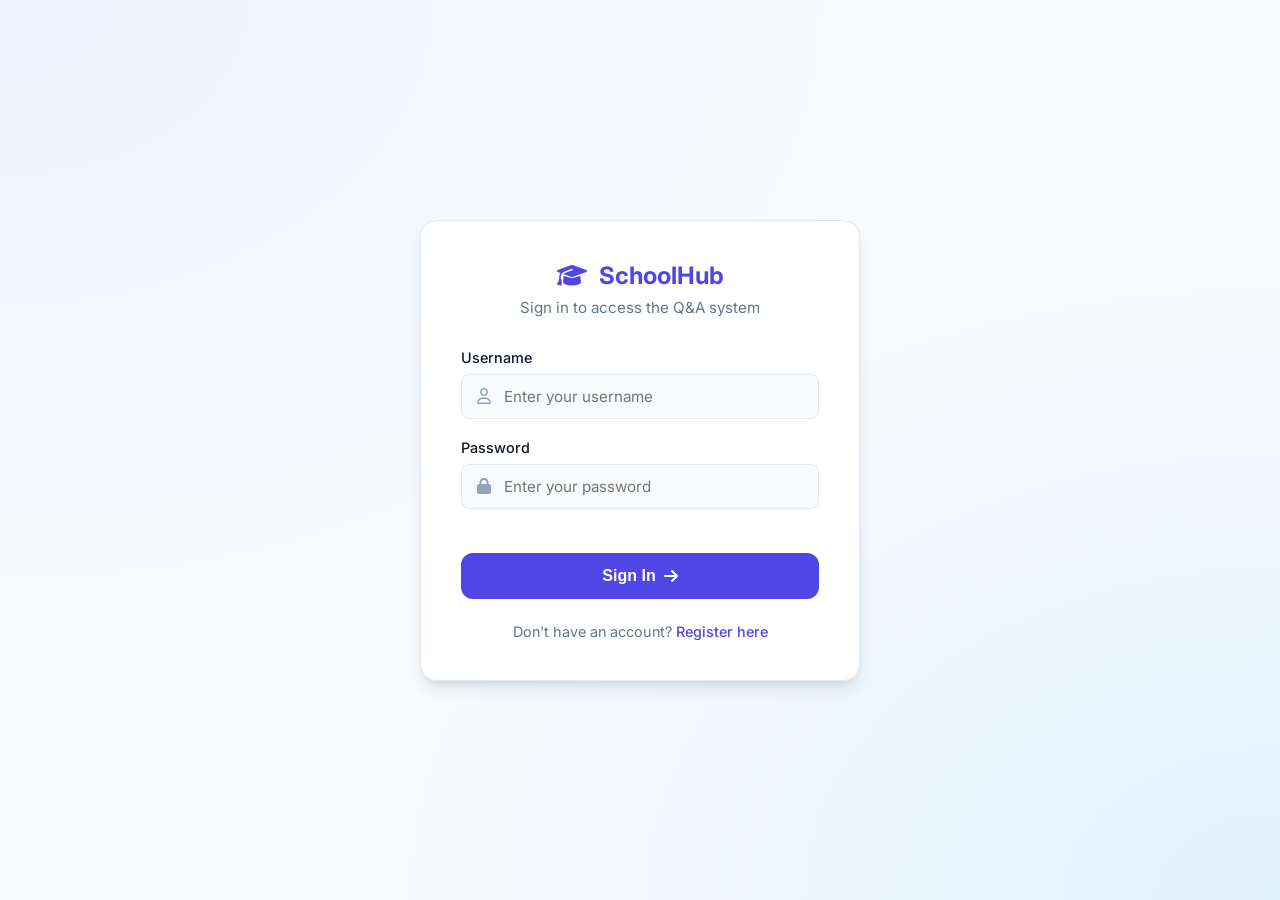
<file: school_rag_app/frontend/index.html>
<!DOCTYPE html>
<html lang="en">

<head>
    <meta charset="UTF-8">
    <meta name="viewport" content="width=device-width, initial-scale=1.0">
    <title>SchoolHub | Q&A System</title>
    <!-- Modern Typography -->
    <link href="https://fonts.googleapis.com/css2?family=Inter:wght@300;400;500;600;700&display=swap" rel="stylesheet">
    <!-- Font Awesome icons -->
    <link rel="stylesheet" href="https://cdnjs.cloudflare.com/ajax/libs/font-awesome/6.4.0/css/all.min.css">
    <!-- Custom Styles -->
    <link rel="stylesheet" href="styles.css">
    <!-- Auth Logic -->
    <script src="auth.js"></script>
    <script>
        // Protect Route: Ensure user is logged in
        document.addEventListener('DOMContentLoaded', () => {
            Auth.requireLogin();
        });
    </script>
</head>

<body>
    <div class="app-container glass-effect">

        <!-- Sidebar Navigation -->
        <aside class="sidebar">
            <div class="sidebar-header">
                <h2><i class="fa-solid fa-graduation-cap"></i> SchoolHub</h2>
            </div>

            <nav class="sidebar-nav">
                <a href="index.html" class="nav-item active">
                    <i class="fa-solid fa-message"></i> Q&A Assistant
                </a>
                <a href="admin.html" class="nav-item">
                    <i class="fa-solid fa-shield-halved"></i> Admin Dashboard
                </a>
            </nav>

            <div class="sidebar-footer">
                <div class="theme-toggle" id="theme-toggle">
                    <i class="fa-solid fa-moon"></i> Dark Mode
                </div>
                <div class="logout-btn" onclick="Auth.logout()">
                    <i class="fa-solid fa-right-from-bracket"></i> Logout
                </div>
            </div>
        </aside>

        <!-- Main Chat Area -->
        <main class="chat-area">
            <header class="chat-header">
                <div class="header-info">
                    <h1>Trợ lý trường học</h1>
                    <p>Hỏi về Ký túc xá, Miễn giảm học phí, Lệ phí gửi xe, và ....</p>
                </div>
                <div class="header-status">
                    <span class="status-indicator"></span> Online
                </div>
            </header>

            <div class="chat-history" id="chat-history">
                <!-- Welcome Message -->
                <div class="message bot-message fade-in">
                    <div class="message-avatar">
                        <i class="fa-solid fa-robot"></i>
                    </div>
                    <div class="message-content">
                        <div class="message-bubble">
                            <p>Xin chào! Tôi là Trợ lý Trường học. Tôi có thể giúp bạn trả lời các câu hỏi về quy định,
                                thủ tục, chính sách của trường. Bạn cần hỗ trợ về vấn đề gì?</p>
                        </div>
                    </div>
                </div>
            </div>

            <!-- Sticky Input Box -->
            <div class="chat-input-container fade-in-up">
                <div class="input-wrapper">
                    <textarea id="chat-input" placeholder="Ask your question here..." rows="1" autofocus></textarea>
                    <button id="send-btn" class="send-btn" title="Send message">
                        <i class="fa-solid fa-paper-plane"></i>
                    </button>
                </div>
                <div class="input-footer">
                    <p>AI có thể mắc lỗi. Hãy xác minh thông tin quan trọng với văn phòng quản trị.</p>
                </div>
            </div>
        </main>

    </div>

    <script src="script.js"></script>
</body>

</html>
</file>
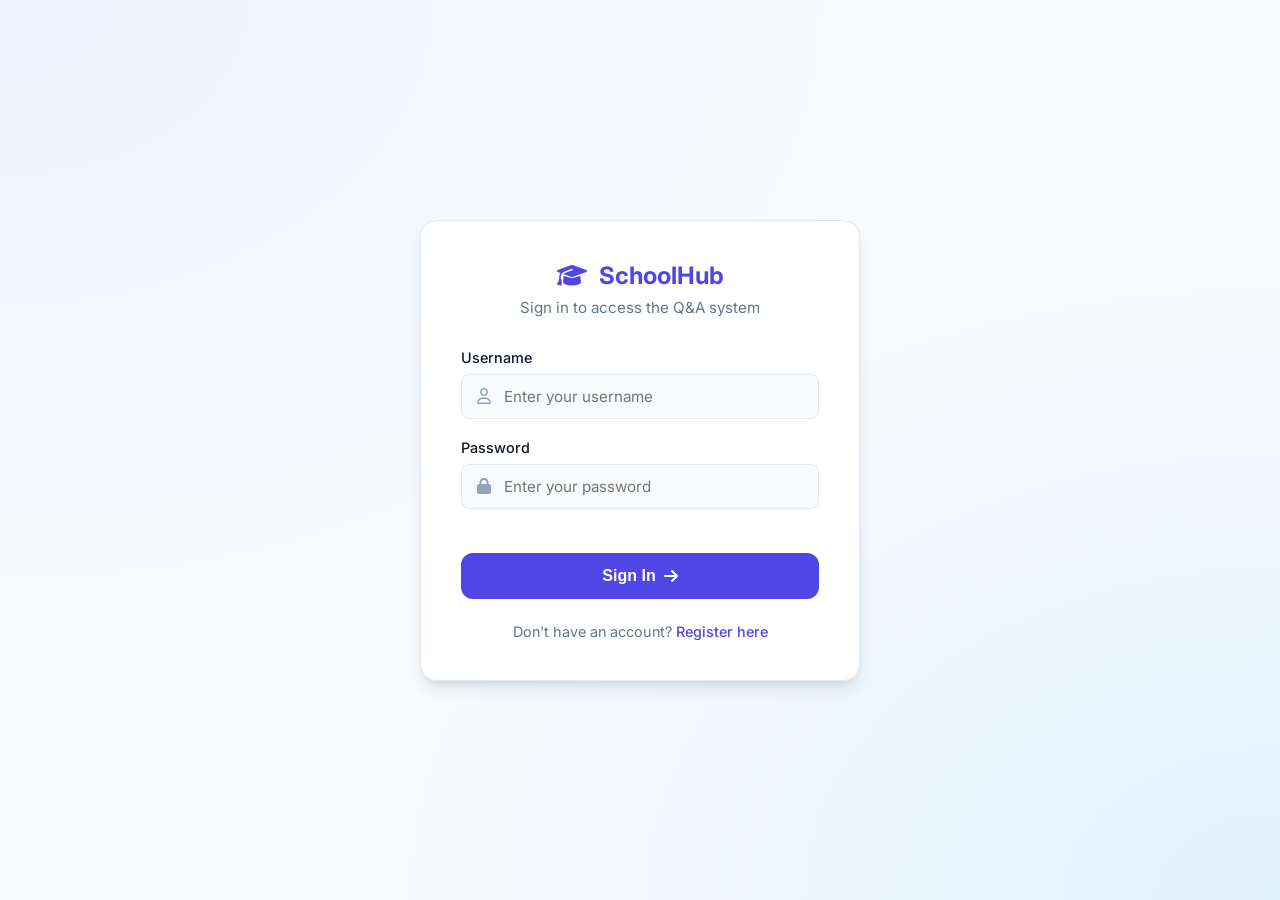
<file: school_rag_app/frontend/admin.html>
<!DOCTYPE html>
<html lang="en">

<head>
    <meta charset="UTF-8">
    <meta name="viewport" content="width=device-width, initial-scale=1.0">
    <title>Admin Dashboard | SchoolHub</title>
    <!-- Modern Typography -->
    <link href="https://fonts.googleapis.com/css2?family=Inter:wght@300;400;500;600;700&display=swap" rel="stylesheet">
    <!-- Font Awesome icons -->
    <link rel="stylesheet" href="https://cdnjs.cloudflare.com/ajax/libs/font-awesome/6.4.0/css/all.min.css">
    <!-- Custom Styles -->
    <link rel="stylesheet" href="styles.css">
    <!-- Auth Logic -->
    <script src="auth.js"></script>
    <script>
        // Protect Route: Ensure user is Admin
        document.addEventListener('DOMContentLoaded', () => {
            Auth.requireAdmin();
        });
    </script>
</head>

<body>
    <div class="app-container glass-effect">

        <!-- Sidebar Navigation -->
        <aside class="sidebar">
            <div class="sidebar-header">
                <h2><i class="fa-solid fa-graduation-cap"></i> SchoolHub</h2>
            </div>

            <nav class="sidebar-nav">
                <a href="index.html" class="nav-item">
                    <i class="fa-solid fa-message"></i> Q&A Assistant
                </a>
                <a href="admin.html" class="nav-item active">
                    <i class="fa-solid fa-shield-halved"></i> Admin Dashboard
                </a>
            </nav>

            <div class="sidebar-footer">
                <p>Knowledge Base Management</p>
                <div class="theme-toggle" id="theme-toggle">
                    <i class="fa-solid fa-moon"></i> Dark Mode
                </div>
                <div class="logout-btn" onclick="Auth.logout()">
                    <i class="fa-solid fa-right-from-bracket"></i> Logout
                </div>
            </div>
        </aside>

        <!-- Main Admin Area -->
        <main class="admin-area">
            <header class="chat-header">
                <div class="header-info">
                    <h1>Document Verification & Uploads</h1>
                    <p>Upload text files (.txt) to train the RAG knowledge base dynamically.</p>
                </div>
                <div class="header-status admin-status">
                    <i class="fa-solid fa-database"></i> Vector DB Active
                </div>
            </header>

            <div class="upload-container fade-in-up">

                <div class="upload-card">
                    <h2><i class="fa-solid fa-cloud-arrow-up"></i> Upload Documents</h2>
                    <p class="subtitle">Only `.txt` files containing up-to-date school regulations are accepted.</p>

                    <div class="drop-zone" id="drop-zone">
                        <i class="fa-solid fa-file-lines fa-3x bounce"></i>
                        <span class="drop-zone-text">Drag & Drop files here or click to select</span>
                        <input type="file" id="file-input" accept=".txt" multiple hidden>
                    </div>

                    <button id="upload-btn" class="primary-btn" disabled>
                        Upload to ChromaDB <i class="fa-solid fa-arrow-up-right-from-square"></i>
                    </button>

                    <div class="upload-progress-container hidden" id="upload-progress-container">
                        <div class="progress-bar">
                            <div class="progress-fill" id="progress-fill"></div>
                        </div>
                        <span class="progress-text" id="progress-text">Processing...</span>
                    </div>

                </div>

                <div class="documents-list-card">
                    <h2><i class="fa-solid fa-list-check"></i> Latest RAG Ingestions</h2>
                    <ul class="doc-list" id="doc-list">
                        <!-- Items appended dynamically via JS -->
                        <li class="empty-state">
                            <i class="fa-solid fa-folder-open"></i>
                            No documents uploaded in this session.
                        </li>
                    </ul>
                </div>
            </div>
        </main>
    </div>

    <script src="script.js"></script>
</body>

</html>
</file>
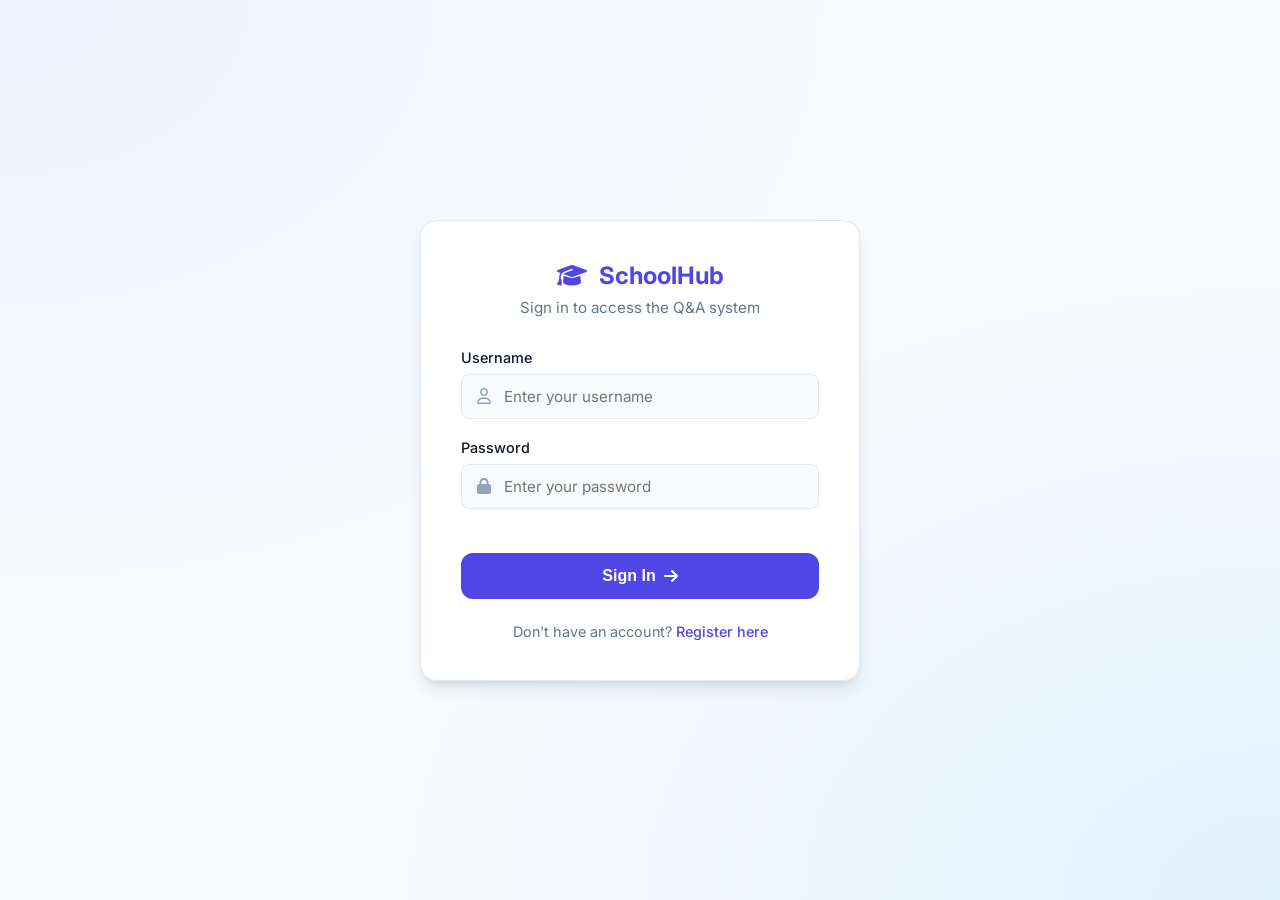
<file: school_rag_app/frontend/login.html>
<!DOCTYPE html>
<html lang="en">
<head>
    <meta charset="UTF-8">
    <meta name="viewport" content="width=device-width, initial-scale=1.0">
    <title>Login | SchoolHub</title>
    <!-- Modern Typography -->
    <link href="https://fonts.googleapis.com/css2?family=Inter:wght@300;400;500;600;700&display=swap" rel="stylesheet">
    <!-- Font Awesome icons -->
    <link rel="stylesheet" href="https://cdnjs.cloudflare.com/ajax/libs/font-awesome/6.4.0/css/all.min.css">
    <!-- Custom Styles -->
    <link rel="stylesheet" href="styles.css">
    
    <!-- Auth Logic -->
    <script src="auth.js"></script>
    <script>
        // Check if already logged in
        document.addEventListener('DOMContentLoaded', () => {
            Auth.redirectIfLoggedIn();
        });
    </script>
</head>
<body class="auth-page">
    <div class="auth-container glass-effect">
        <div class="auth-card fade-in-up">
            <div class="auth-header">
                <h2><i class="fa-solid fa-graduation-cap"></i> SchoolHub</h2>
                <p>Sign in to access the Q&A system</p>
            </div>
            
            <form id="login-form" class="auth-form">
                <div class="form-group">
                    <label for="username">Username</label>
                    <div class="input-with-icon">
                        <i class="fa-regular fa-user"></i>
                        <input type="text" id="username" placeholder="Enter your username" required>
                    </div>
                </div>
                
                <div class="form-group">
                    <label for="password">Password</label>
                    <div class="input-with-icon">
                        <i class="fa-solid fa-lock"></i>
                        <input type="password" id="password" placeholder="Enter your password" required>
                    </div>
                </div>

                <div id="error-msg" class="auth-error-msg hidden"></div>

                <button type="submit" class="primary-btn w-100">Sign In <i class="fa-solid fa-arrow-right"></i></button>
            </form>

            <div class="auth-footer">
                <p>Don't have an account? <a href="register.html">Register here</a></p>
            </div>
        </div>
    </div>

    <!-- Theme Context -->
    <script>
        if (localStorage.getItem('schoolhub_theme') === 'dark') {
            document.body.classList.add('dark-mode');
        }
    </script>
    <script>
        // Form Logic
        document.getElementById('login-form').addEventListener('submit', function(e) {
            e.preventDefault();
            const username = document.getElementById('username').value.trim();
            const password = document.getElementById('password').value.trim();
            const errorMsg = document.getElementById('error-msg');
            
            errorMsg.classList.add('hidden');
            
            const result = Auth.login(username, password);
            if (result.success) {
                if (result.role === Auth.ROLES.ADMIN) {
                    window.location.replace('admin.html');
                } else {
                    window.location.replace('index.html');
                }
            } else {
                errorMsg.innerText = result.message;
                errorMsg.classList.remove('hidden');
            }
        });
    </script>
</body>
</html>
</file>
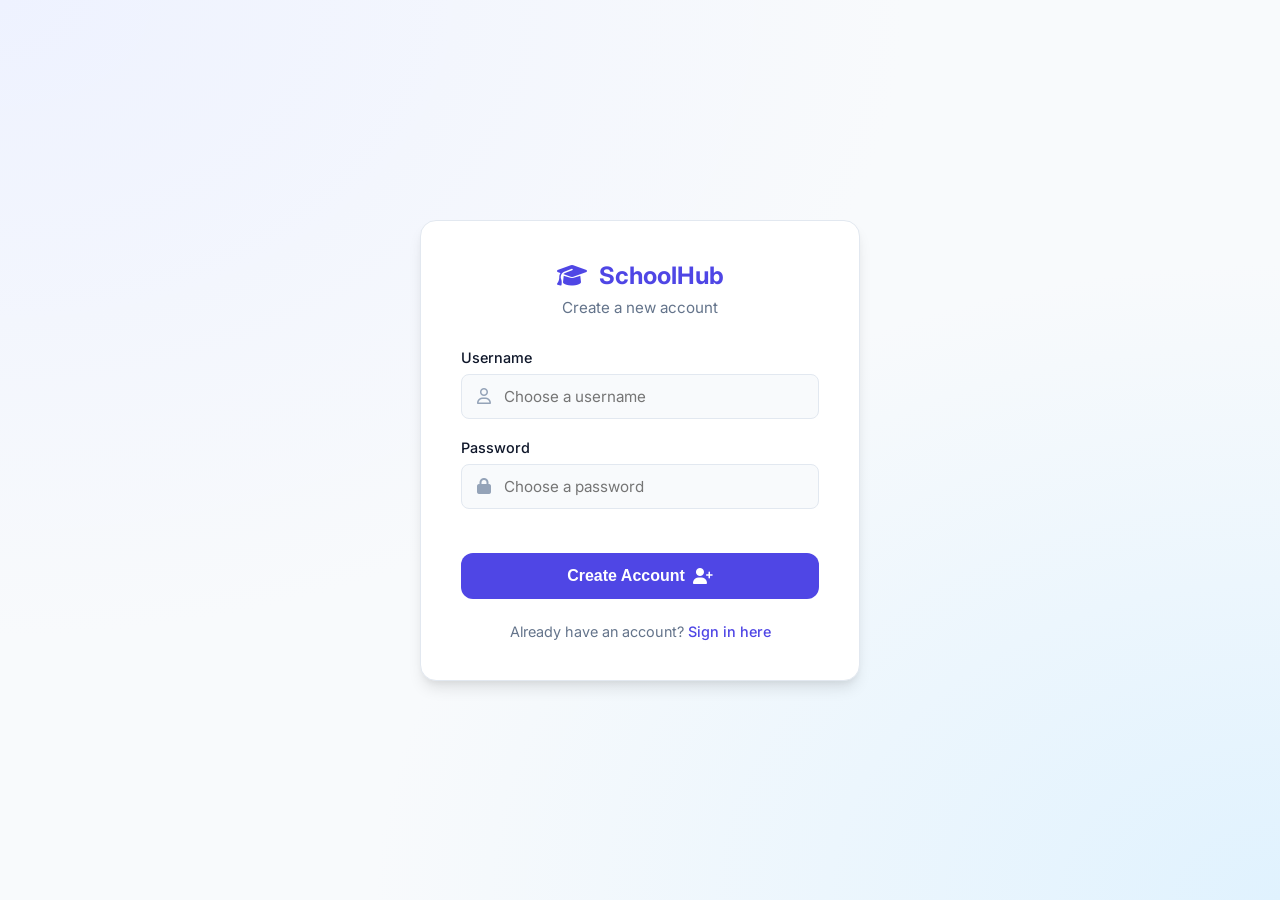
<file: school_rag_app/frontend/register.html>
<!DOCTYPE html>
<html lang="en">

<head>
    <meta charset="UTF-8">
    <meta name="viewport" content="width=device-width, initial-scale=1.0">
    <title>Register | SchoolHub</title>
    <!-- Modern Typography -->
    <link href="https://fonts.googleapis.com/css2?family=Inter:wght@300;400;500;600;700&display=swap" rel="stylesheet">
    <!-- Font Awesome icons -->
    <link rel="stylesheet" href="https://cdnjs.cloudflare.com/ajax/libs/font-awesome/6.4.0/css/all.min.css">
    <!-- Custom Styles -->
    <link rel="stylesheet" href="styles.css">

    <!-- Auth Logic -->
    <script src="auth.js"></script>
    <script>
        // Check if already logged in
        document.addEventListener('DOMContentLoaded', () => {
            Auth.redirectIfLoggedIn();
        });
    </script>
</head>

<body class="auth-page">
    <div class="auth-container glass-effect">
        <div class="auth-card fade-in-up">
            <div class="auth-header">
                <h2><i class="fa-solid fa-graduation-cap"></i> SchoolHub</h2>
                <p>Create a new account</p>
            </div>

            <form id="register-form" class="auth-form">
                <div class="form-group">
                    <label for="username">Username</label>
                    <div class="input-with-icon">
                        <i class="fa-regular fa-user"></i>
                        <input type="text" id="username" placeholder="Choose a username" required>
                    </div>
                </div>

                <div class="form-group">
                    <label for="password">Password</label>
                    <div class="input-with-icon">
                        <i class="fa-solid fa-lock"></i>
                        <input type="password" id="password" placeholder="Choose a password" required>
                    </div>
                </div>

                <div id="error-msg" class="auth-error-msg hidden"></div>

                <button type="submit" class="primary-btn w-100">Create Account <i
                        class="fa-solid fa-user-plus"></i></button>
            </form>

            <div class="auth-footer">
                <p>Already have an account? <a href="login.html">Sign in here</a></p>
            </div>
        </div>
    </div>

    <!-- Theme Context -->
    <script>
        if (localStorage.getItem('schoolhub_theme') === 'dark') {
            document.body.classList.add('dark-mode');
        }
    </script>
    <script>
        // Form Logic
        document.getElementById('register-form').addEventListener('submit', function (e) {
            e.preventDefault();
            const username = document.getElementById('username').value.trim();
            const password = document.getElementById('password').value.trim();
            const errorMsg = document.getElementById('error-msg');

            let role = 'Student'; // Default
            document.getElementsByName('role').forEach(r => {
                if (r.checked) role = r.value;
            });

            errorMsg.classList.add('hidden');

            if (Auth.ROLES[role.toUpperCase()] === undefined) {
                errorMsg.innerText = 'Invalid Role selected.';
                errorMsg.classList.remove('hidden');
                return;
            }

            const result = Auth.register(username, password, role);
            if (result.success) {
                if (role === Auth.ROLES.ADMIN) {
                    window.location.replace('admin.html');
                } else {
                    window.location.replace('index.html');
                }
            } else {
                errorMsg.innerText = result.message;
                errorMsg.classList.remove('hidden');
            }
        });
    </script>
</body>

</html>
</file>
<file: school_rag_app/frontend/styles.css>
:root {
    /* Color Palette - Vibrant Modern Theme */
    --primary: #4F46E5;
    --primary-hover: #4338ca;
    --primary-light: #EEF2FF;
    --secondary: #10B981;
    --secondary-hover: #059669;
    
    --bg-color: #F8FAFC;
    --sidebar-bg: #FFFFFF;
    --card-bg: #FFFFFF;
    
    --text-primary: #0F172A;
    --text-secondary: #64748B;
    --text-tertiary: #94A3B8;
    
    --border-color: #E2E8F0;
    --input-bg: #F1F5F9;
    --msg-user: #4F46E5;
    --msg-bot: #FFFFFF;
    
    --shadow-sm: 0 1px 2px 0 rgba(0, 0, 0, 0.05);
    --shadow-md: 0 4px 6px -1px rgba(0, 0, 0, 0.1), 0 2px 4px -1px rgba(0, 0, 0, 0.06);
    --shadow-lg: 0 10px 15px -3px rgba(0, 0, 0, 0.1), 0 4px 6px -2px rgba(0, 0, 0, 0.05);

    --border-radius-sm: 8px;
    --border-radius-md: 12px;
    --border-radius-lg: 16px;
    --border-radius-xl: 24px;
    
    --transition: all 0.3s cubic-bezier(0.4, 0, 0.2, 1);
}

/* Dark Mode Theme */
body.dark-mode {
    --primary: #6366F1;
    --primary-hover: #818CF8;
    --primary-light: #1E1B4B;
    
    --bg-color: #0F172A;
    --sidebar-bg: #1E293B;
    --card-bg: #1E293B;
    
    --text-primary: #F8FAFC;
    --text-secondary: #CBD5E1;
    --text-tertiary: #64748B;
    
    --border-color: #334155;
    --input-bg: #0F172A;
    
    --msg-user: #6366F1;
    --msg-bot: #334155;
}

* {
    box-sizing: border-box;
    margin: 0;
    padding: 0;
}

body {
    font-family: 'Inter', sans-serif;
    background-color: var(--bg-color);
    color: var(--text-primary);
    height: 100vh;
    overflow: hidden;
    transition: var(--transition);
}

/* Base Layout Container */
.app-container {
    display: flex;
    height: 100vh;
    max-width: 1600px;
    margin: 0 auto;
}

/* Glassmorphism Effect when combined with backgrounds */
.glass-effect {
    background: var(--bg-color);
    background-image: 
        radial-gradient(at 0% 0%, hsla(253,16%,7%,1) 0, transparent 50%), 
        radial-gradient(at 50% 0%, hsla(225,39%,30%,1) 0, transparent 50%), 
        radial-gradient(at 100% 0%, hsla(339,49%,30%,1) 0, transparent 50%);
}

body:not(.dark-mode) .glass-effect {
    background: var(--bg-color);
    background-image: 
        radial-gradient(at 0% 0%, rgba(238,242,255,1) 0, transparent 50%), 
        radial-gradient(at 100% 100%, rgba(224,242,254,1) 0, transparent 50%);
}

/* Sidebar Styling */
.sidebar {
    width: 280px;
    background-color: var(--sidebar-bg);
    border-right: 1px solid var(--border-color);
    display: flex;
    flex-direction: column;
    padding: 24px 20px;
    transition: var(--transition);
    z-index: 10;
}

.sidebar-header {
    margin-bottom: 40px;
    padding: 0 12px;
}

.sidebar-header h2 {
    font-size: 1.25rem;
    font-weight: 700;
    color: var(--text-primary);
    display: flex;
    align-items: center;
    gap: 12px;
}

.sidebar-header h2 i {
    color: var(--primary);
}

.sidebar-nav {
    display: flex;
    flex-direction: column;
    gap: 8px;
    flex-grow: 1;
}

.nav-item {
    display: flex;
    align-items: center;
    gap: 12px;
    padding: 14px 16px;
    color: var(--text-secondary);
    text-decoration: none;
    border-radius: var(--border-radius-md);
    font-weight: 500;
    font-size: 0.95rem;
    transition: var(--transition);
}

.nav-item:hover {
    background-color: var(--primary-light);
    color: var(--primary);
}

.nav-item.active {
    background-color: var(--primary);
    color: white;
    box-shadow: 0 4px 12px rgba(79, 70, 229, 0.3);
}

.nav-item.active i {
    color: white;
}

.sidebar-footer {
    display: flex;
    flex-direction: column;
    gap: 16px;
    padding-top: 24px;
    border-top: 1px solid var(--border-color);
    font-size: 0.85rem;
    color: var(--text-tertiary);
}

.sidebar-footer span {
    font-weight: 600;
    color: var(--text-secondary);
}

.theme-toggle {
    display: inline-flex;
    align-items: center;
    gap: 8px;
    cursor: pointer;
    padding: 8px 12px;
    border-radius: var(--border-radius-sm);
    transition: var(--transition);
    color: var(--text-secondary);
    font-weight: 500;
}

.theme-toggle:hover {
    background-color: var(--input-bg);
    color: var(--text-primary);
}

/* Chat/Admin Main Area */
.chat-area, .admin-area {
    flex-grow: 1;
    display: flex;
    flex-direction: column;
    position: relative;
    background-color: var(--bg-color);
    transition: var(--transition);
}

/* Header Areas */
.chat-header {
    padding: 24px 40px;
    background-color: var(--card-bg);
    border-bottom: 1px solid var(--border-color);
    display: flex;
    justify-content: space-between;
    align-items: center;
    box-shadow: var(--shadow-sm);
    z-index: 5;
}

.header-info h1 {
    font-size: 1.25rem;
    font-weight: 600;
    color: var(--text-primary);
    margin-bottom: 4px;
}

.header-info p {
    font-size: 0.875rem;
    color: var(--text-secondary);
}

.header-status {
    display: flex;
    align-items: center;
    gap: 8px;
    font-size: 0.875rem;
    font-weight: 500;
    color: var(--secondary);
    background-color: rgba(16, 185, 129, 0.1);
    padding: 6px 12px;
    border-radius: 999px;
}

.status-indicator {
    width: 8px;
    height: 8px;
    background-color: var(--secondary);
    border-radius: 50%;
    box-shadow: 0 0 0 2px rgba(16, 185, 129, 0.2);
    animation: pulse 2s infinite;
}

.admin-status {
    background-color: rgba(79, 70, 229, 0.1);
    color: var(--primary);
}

/* Chat History Area */
.chat-history {
    flex-grow: 1;
    padding: 40px;
    overflow-y: auto;
    display: flex;
    flex-direction: column;
    gap: 24px;
    scroll-behavior: smooth;
    scrollbar-width: thin;
    scrollbar-color: var(--text-tertiary) transparent;
}

.chat-history::-webkit-scrollbar {
    width: 6px;
}

.chat-history::-webkit-scrollbar-thumb {
    background-color: var(--border-color);
    border-radius: 99px;
}

/* Messages */
.message {
    display: flex;
    gap: 16px;
    max-width: 85%;
}

.message-avatar {
    width: 40px;
    height: 40px;
    border-radius: 50%;
    display: flex;
    align-items: center;
    justify-content: center;
    font-size: 18px;
    flex-shrink: 0;
    background-color: white; /* fallback */
    box-shadow: var(--shadow-sm);
}

.bot-message {
    align-self: flex-start;
}

.bot-message .message-avatar {
    background-color: var(--primary-light);
    color: var(--primary);
    border: 1px solid rgba(79, 70, 229, 0.2);
}

.user-message {
    align-self: flex-end;
    flex-direction: row-reverse;
}

.user-message .message-avatar {
    background-color: var(--input-bg);
    color: var(--text-secondary);
}

.message-content {
    display: flex;
    flex-direction: column;
    gap: 8px;
}

.message-bubble {
    padding: 14px 20px;
    border-radius: var(--border-radius-lg);
    font-size: 0.95rem;
    line-height: 1.5;
    box-shadow: var(--shadow-sm);
}

.bot-message .message-bubble {
    background-color: var(--msg-bot);
    color: var(--text-primary);
    border: 1px solid var(--border-color);
    border-top-left-radius: 4px;
}

.user-message .message-bubble {
    background-color: var(--msg-user);
    color: white;
    border-top-right-radius: 4px;
}

/* Feedback Buttons */
.message-feedback {
    display: flex;
    gap: 12px;
    align-items: center;
    opacity: 0;
    transition: var(--transition);
}

.bot-message:hover .message-feedback {
    opacity: 1;
}

.feedback-btn {
    background: transparent;
    border: none;
    color: var(--text-tertiary);
    cursor: pointer;
    font-size: 0.9rem;
    transition: var(--transition);
}

.feedback-btn:hover {
    color: var(--primary);
    transform: translateY(-2px);
}

.feedback-btn.upvoted { color: var(--secondary); }
.feedback-btn.downvoted { color: #EF4444; }


/* Input Area */
.chat-input-container {
    padding: 24px 40px;
    background-color: var(--bg-color);
    border-top: 1px solid transparent;
    position: relative;
}

.input-wrapper {
    display: flex;
    background-color: var(--card-bg);
    border: 1px solid var(--border-color);
    border-radius: var(--border-radius-xl);
    padding: 8px 16px;
    align-items: flex-end;
    box-shadow: var(--shadow-md);
    transition: var(--transition);
}

.input-wrapper:focus-within {
    border-color: var(--primary);
    box-shadow: 0 4px 20px rgba(79, 70, 229, 0.15);
}

#chat-input {
    flex-grow: 1;
    border: none;
    background: transparent;
    padding: 8px 0;
    font-family: inherit;
    font-size: 1rem;
    color: var(--text-primary);
    resize: none;
    max-height: 120px;
    outline: none;
    line-height: 1.5;
}

#chat-input::placeholder {
    color: var(--text-tertiary);
}

.send-btn {
    background-color: var(--primary);
    color: white;
    border: none;
    width: 40px;
    height: 40px;
    border-radius: 50%;
    display: flex;
    align-items: center;
    justify-content: center;
    cursor: pointer;
    transition: var(--transition);
    flex-shrink: 0;
    margin-bottom: 4px;
    margin-left: 12px;
}

.send-btn:hover {
    background-color: var(--primary-hover);
    transform: scale(1.05);
}

.send-btn:active {
    transform: scale(0.95);
}

.input-footer {
    text-align: center;
    margin-top: 12px;
}

.input-footer p {
    font-size: 0.8rem;
    color: var(--text-tertiary);
}


/* --- Admin Upload Area --- */
.upload-container {
    padding: 40px;
    display: flex;
    gap: 32px;
    height: calc(100vh - 90px);
    overflow-y: auto;
}

.upload-card, .documents-list-card {
    background-color: var(--card-bg);
    border: 1px solid var(--border-color);
    border-radius: var(--border-radius-lg);
    padding: 32px;
    box-shadow: var(--shadow-sm);
    flex: 1;
}

.upload-card h2, .documents-list-card h2 {
    font-size: 1.15rem;
    font-weight: 600;
    margin-bottom: 8px;
    display: flex;
    align-items: center;
    gap: 10px;
}

.subtitle {
    font-size: 0.9rem;
    color: var(--text-secondary);
    margin-bottom: 24px;
}

/* Drag & Drop */
.drop-zone {
    border: 2px dashed var(--border-color);
    border-radius: var(--border-radius-md);
    padding: 48px 24px;
    text-align: center;
    cursor: pointer;
    transition: var(--transition);
    background-color: var(--bg-color);
    display: flex;
    flex-direction: column;
    align-items: center;
    gap: 16px;
}

.drop-zone:hover, .drop-zone.dragover {
    border-color: var(--primary);
    background-color: var(--primary-light);
}

.drop-zone i {
    color: var(--primary);
}

.drop-zone-text {
    font-weight: 500;
    color: var(--text-secondary);
}

.primary-btn {
    width: 100%;
    margin-top: 24px;
    padding: 14px;
    background-color: var(--primary);
    color: white;
    border: none;
    border-radius: var(--border-radius-md);
    font-size: 1rem;
    font-weight: 600;
    cursor: pointer;
    transition: var(--transition);
    display: flex;
    align-items: center;
    justify-content: center;
    gap: 8px;
}

.primary-btn:hover:not(:disabled) {
    background-color: var(--primary-hover);
    box-shadow: 0 4px 12px rgba(79, 70, 229, 0.3);
}

.primary-btn:disabled {
    background-color: var(--text-tertiary);
    cursor: not-allowed;
    opacity: 0.7;
}

/* Progress Bar */
.upload-progress-container {
    margin-top: 16px;
}

.progress-bar {
    height: 8px;
    background-color: var(--bg-color);
    border-radius: 99px;
    overflow: hidden;
    margin-bottom: 8px;
}

.progress-fill {
    height: 100%;
    background-color: var(--secondary);
    width: 0%;
    transition: width 0.3s ease;
}

.progress-text {
    font-size: 0.85rem;
    color: var(--text-secondary);
}

/* Document List */
.doc-list {
    list-style: none;
    display: flex;
    flex-direction: column;
    gap: 12px;
    margin-top: 24px;
}

.doc-list li {
    padding: 14px 16px;
    background-color: var(--bg-color);
    border: 1px solid var(--border-color);
    border-radius: var(--border-radius-sm);
    display: flex;
    align-items: center;
    gap: 12px;
    font-size: 0.95rem;
}

.doc-list li i {
    color: #F59E0B;
}

.empty-state {
    flex-direction: column;
    text-align: center;
    color: var(--text-tertiary) !important;
    background: transparent !important;
    border: 1px dashed var(--border-color) !important;
    padding: 32px !important;
}


/* Animations */
@keyframes pulse {
    0% { transform: scale(0.95); box-shadow: 0 0 0 0 rgba(16, 185, 129, 0.7); }
    70% { transform: scale(1); box-shadow: 0 0 0 6px rgba(16, 185, 129, 0); }
    100% { transform: scale(0.95); box-shadow: 0 0 0 0 rgba(16, 185, 129, 0); }
}

@keyframes bounce {
    0%, 100% { transform: translateY(0); }
    50% { transform: translateY(-8px); }
}

@keyframes fadeInUp {
    from { opacity: 0; transform: translateY(10px); }
    to { opacity: 1; transform: translateY(0); }
}

@keyframes fadeIn {
    from { opacity: 0; }
    to { opacity: 1; }
}

.fade-in-up { animation: fadeInUp 0.4s ease forwards; }
.fade-in { animation: fadeIn 0.4s ease forwards; }

.hidden { display: none !important; }

/* Typing indicator */
.typing-indicator {
    display: flex;
    gap: 4px;
    padding: 8px 4px;
}

.typing-dot {
    width: 6px;
    height: 6px;
    background-color: var(--text-tertiary);
    border-radius: 50%;
    animation: typing 1.4s infinite ease-in-out;
}

.typing-dot:nth-child(1) { animation-delay: 0s; }
.typing-dot:nth-child(2) { animation-delay: 0.2s; }
.typing-dot:nth-child(3) { animation-delay: 0.4s; }

@keyframes typing {
    0%, 100% { transform: translateY(0); }
    50% { transform: translateY(-6px); }
}

/* --- Auth Pages --- */
.auth-page {
    display: flex;
    justify-content: center;
    align-items: center;
    min-height: 100vh;
}

.auth-container {
    width: 100%;
    height: 100vh;
    display: flex;
    justify-content: center;
    align-items: center;
}

.auth-card {
    background-color: var(--card-bg);
    border: 1px solid var(--border-color);
    border-radius: var(--border-radius-lg);
    padding: 40px;
    width: 100%;
    max-width: 440px;
    box-shadow: var(--shadow-lg);
    position: relative;
    z-index: 10;
}

.auth-header {
    text-align: center;
    margin-bottom: 32px;
}

.auth-header h2 {
    font-size: 1.5rem;
    font-weight: 700;
    color: var(--primary);
    display: flex;
    align-items: center;
    justify-content: center;
    gap: 12px;
    margin-bottom: 8px;
}

.auth-header p {
    color: var(--text-secondary);
    font-size: 0.95rem;
}

.auth-form {
    display: flex;
    flex-direction: column;
    gap: 20px;
}

.form-group label {
    display: block;
    font-size: 0.9rem;
    font-weight: 500;
    color: var(--text-primary);
    margin-bottom: 8px;
}

.input-with-icon {
    position: relative;
    display: flex;
    align-items: center;
}

.input-with-icon i {
    position: absolute;
    left: 16px;
    color: var(--text-tertiary);
}

.input-with-icon input {
    width: 100%;
    padding: 12px 16px 12px 42px;
    border: 1px solid var(--border-color);
    border-radius: var(--border-radius-sm);
    background-color: var(--bg-color);
    color: var(--text-primary);
    font-family: inherit;
    font-size: 0.95rem;
    transition: var(--transition);
}

.input-with-icon input:focus {
    outline: none;
    border-color: var(--primary);
    box-shadow: 0 0 0 3px rgba(79, 70, 229, 0.1);
}

.role-selector {
    display: flex;
    gap: 16px;
}

.role-option {
    flex: 1;
    cursor: pointer;
}

.role-option input {
    display: none;
}

.role-box {
    display: flex;
    align-items: center;
    justify-content: center;
    gap: 8px;
    padding: 12px;
    border: 1px solid var(--border-color);
    border-radius: var(--border-radius-sm);
    color: var(--text-secondary);
    transition: var(--transition);
    font-weight: 500;
}

.role-option input:checked + .role-box {
    border-color: var(--primary);
    background-color: var(--primary-light);
    color: var(--primary);
}

.auth-error-msg {
    padding: 12px;
    background-color: rgba(239, 68, 68, 0.1);
    color: #EF4444;
    border-radius: var(--border-radius-sm);
    font-size: 0.85rem;
    text-align: center;
}

.w-100 {
    width: 100%;
}

.auth-footer {
    margin-top: 24px;
    text-align: center;
    font-size: 0.9rem;
    color: var(--text-secondary);
}

.auth-footer a {
    color: var(--primary);
    text-decoration: none;
    font-weight: 500;
}

.auth-footer a:hover {
    text-decoration: underline;
}

.logout-btn {
    display: inline-flex;
    align-items: center;
    gap: 8px;
    cursor: pointer;
    padding: 8px 12px;
    border-radius: var(--border-radius-sm);
    transition: var(--transition);
    color: #EF4444;
    font-weight: 500;
}

.logout-btn:hover {
    background-color: rgba(239, 68, 68, 0.1);
}
</file>
